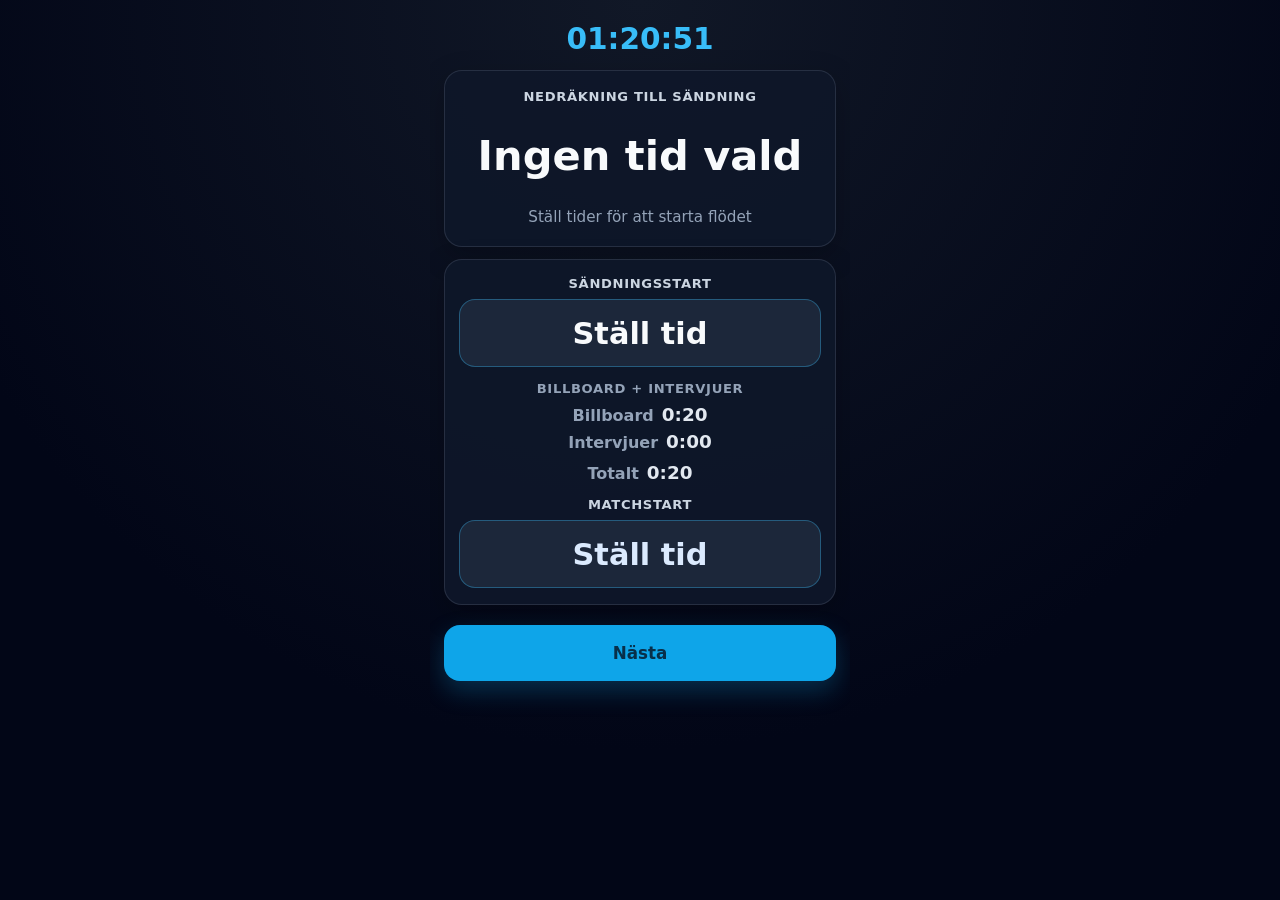
<file: index.html>
<!DOCTYPE html>
<html lang="sv">
<head>
  <meta charset="UTF-8" />
  <meta name="viewport" content="width=device-width, initial-scale=1" />
  <title>Pausklocka – Sändningsstart</title>
  <link rel="stylesheet" href="style.css" />
</head>
<body>
  <main class="app-shell">
    <header class="app-header compact-header">
      <div id="liveClock" class="live-clock">--:--:--</div>
    </header>

    <section class="card countdown-card">
      <div id="countdownLabel" class="card-label">Nedräkning till sändning</div>
      <div id="onAirCountdown" class="countdown-value">Ingen tid vald</div>
      <div id="countdownMeta" class="countdown-meta">Ställ tider för att starta flödet</div>
    </section>

    <section id="supportCard" class="card times-card">
      <div class="time-block">
        <div class="card-label">Sändningsstart</div>
        <button id="openOnAirPicker" class="time-pill" type="button">Ställ tid</button>
      </div>

      <div class="info-block">
        <div class="card-label muted-label">Billboard + intervjuer</div>
        <div class="split-info">
          <div class="split-row">
            <span class="split-label">Billboard</span>
            <span id="billboardDisplay" class="split-value">0:20</span>
          </div>
          <div class="split-row">
            <span class="split-label">Intervjuer</span>
            <span id="interviewDisplay" class="split-value">0:00</span>
          </div>
          <div class="split-row split-row-total">
            <span class="split-label">Totalt</span>
            <span id="occupiedDisplay" class="split-value">0:20</span>
          </div>
        </div>
      </div>

      <div class="time-block">
        <div class="card-label">Matchstart</div>
        <button id="openMatchPicker" class="time-pill secondary-pill" type="button">Ställ tid</button>
      </div>
    </section>

    <button id="nextBtn" class="next-btn" type="button">Nästa</button>
  </main>

  <div id="timePickerOverlay" class="timepicker-overlay hidden" aria-hidden="true">
    <div class="timepicker-box">
      <div id="timePickerTitle" class="timepicker-title">Välj tid</div>

      <div class="timepicker-scrolls">
        <select id="pickerHours" aria-label="Timmar"></select>
        <span>:</span>
        <select id="pickerMinutes" aria-label="Minuter"></select>
        <span>:</span>
        <select id="pickerSeconds" aria-label="Sekunder"></select>
      </div>

      <div class="timepicker-actions">
        <button id="pickerCancel" class="secondary-btn" type="button">Avbryt</button>
        <button id="pickerSet" type="button">OK</button>
      </div>
    </div>
  </div>

  <script src="app.js" defer></script>
</body>
</html>
</file>
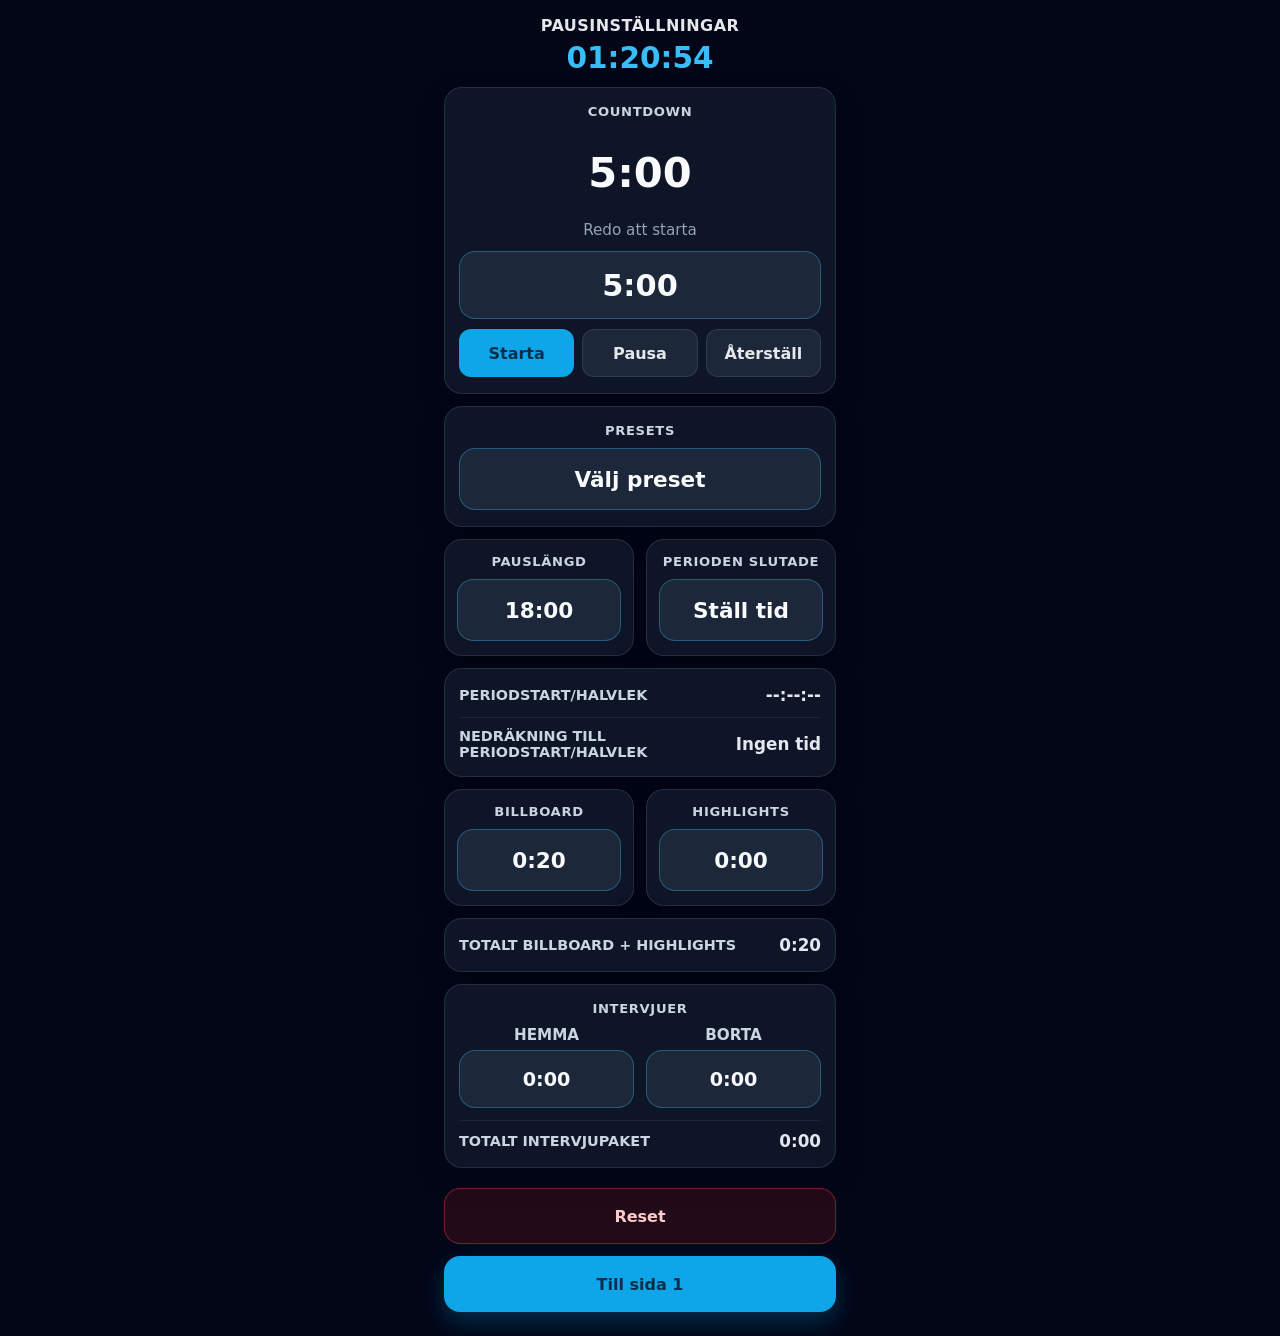
<file: pausinstallningar/index.html>
<!DOCTYPE html>
<html lang="sv">
<head>
  <meta charset="UTF-8" />
  <meta name="viewport" content="width=device-width, initial-scale=1" />
  <title>Pausklocka – Pausinställningar</title>
  <link rel="stylesheet" href="style.css" />
</head>
<body>
  <main class="app-shell">
    <header class="app-header">
      <h1 class="app-title">Pausinställningar</h1>
      <div id="liveClock" class="live-clock">--:--:--</div>
    </header>

    <section class="card countdown-card">
      <div id="countdownLabel" class="card-label">Countdown</div>
      <div id="countdownDisplay" class="countdown-value">5:00</div>
      <div id="countdownMeta" class="countdown-meta">Redo att starta</div>

      <button id="openCountdownPicker" class="time-pill" type="button">Ställ countdown</button>

      <div class="action-row">
        <button id="startCountdownBtn" class="action-btn primary-btn" type="button">Starta</button>
        <button id="pauseCountdownBtn" class="action-btn secondary-btn-solid" type="button">Pausa</button>
        <button id="resetCountdownBtn" class="action-btn secondary-btn-solid" type="button">Återställ</button>
      </div>
    </section>

    <section class="card">
      <div class="card-label">Presets</div>
      <button id="openPresetPicker" class="time-pill medium-pill" type="button">Välj preset</button>
    </section>

    <section class="pair-grid">
      <div class="card pair-card">
        <div class="card-label">Pauslängd</div>
        <button id="openPausePicker" class="time-pill medium-pill" type="button">18:00</button>
      </div>

      <div class="card pair-card">
        <div class="card-label">Perioden slutade</div>
        <button id="openPeriodEndPicker" class="time-pill medium-pill" type="button">Ställ tid</button>
      </div>
    </section>

    <section class="card">
      <div class="info-total first-info-total">
        <span class="info-total-label">Periodstart/halvlek</span>
        <span id="periodStartValue" class="info-total-value">--:--:--</span>
      </div>

      <div class="info-total">
        <span class="info-total-label">Nedräkning till periodstart/halvlek</span>
        <span id="periodStartCountdown" class="info-total-value">Ingen tid</span>
      </div>
    </section>

    <section class="pair-grid">
      <div class="card pair-card">
        <div class="card-label">Billboard</div>
        <button id="openBillboardPicker" class="time-pill medium-pill" type="button">0:20</button>
      </div>

      <div class="card pair-card">
        <div class="card-label">Highlights</div>
        <button id="openHighlightsPicker" class="time-pill medium-pill" type="button">0:00</button>
      </div>
    </section>

    <section class="card">
      <div class="info-total first-info-total">
        <span class="info-total-label">Totalt billboard + highlights</span>
        <span id="billboardHighlightsTotal" class="info-total-value">0:20</span>
      </div>
    </section>

    <section class="card interviews-card">
      <div class="card-label">Intervjuer</div>

      <div class="dual-buttons">
        <div class="dual-block">
          <div class="mini-label">Hemma</div>
          <button id="openInterviewHomePicker" class="time-pill small-pill" type="button">0:00</button>
        </div>

        <div class="dual-block">
          <div class="mini-label">Borta</div>
          <button id="openInterviewAwayPicker" class="time-pill small-pill" type="button">0:00</button>
        </div>
      </div>

      <div class="info-total">
        <span class="info-total-label">Totalt intervjupaket</span>
        <span id="interviewTotal" class="info-total-value">0:00</span>
      </div>
    </section>

    <button id="fullResetBtn" class="full-reset-btn" type="button">Reset</button>
    <button id="goToStartBtn" class="back-bottom-btn" type="button">Till sida 1</button>
  </main>

  <div id="timePickerOverlay" class="timepicker-overlay hidden" aria-hidden="true">
    <div class="timepicker-box">
      <div id="timePickerTitle" class="timepicker-title">Välj tid</div>

      <div id="durationPicker" class="picker-grid">
        <div class="picker-column">
          <div class="picker-label">Min</div>
          <button class="picker-adjust-btn" type="button" data-adjust-target="durationMinutes" data-adjust="1">+</button>
          <div id="durationMinutesDisplay" class="picker-value">05</div>
          <button class="picker-adjust-btn" type="button" data-adjust-target="durationMinutes" data-adjust="-1">−</button>
        </div>

        <div class="picker-separator">:</div>

        <div class="picker-column">
          <div class="picker-label">Sek</div>
          <button class="picker-adjust-btn" type="button" data-adjust-target="durationSeconds" data-adjust="1">+</button>
          <div id="durationSecondsDisplay" class="picker-value">00</div>
          <button class="picker-adjust-btn" type="button" data-adjust-target="durationSeconds" data-adjust="-1">−</button>
        </div>
      </div>

      <div id="clockPicker" class="picker-grid hidden">
        <div class="picker-column">
          <div class="picker-label">Tim</div>
          <button class="picker-adjust-btn" type="button" data-adjust-target="clockHours" data-adjust="1">+</button>
          <div id="clockHoursDisplay" class="picker-value">20</div>
          <button class="picker-adjust-btn" type="button" data-adjust-target="clockHours" data-adjust="-1">−</button>
        </div>

        <div class="picker-separator">:</div>

        <div class="picker-column">
          <div class="picker-label">Min</div>
          <button class="picker-adjust-btn" type="button" data-adjust-target="clockMinutes" data-adjust="1">+</button>
          <div id="clockMinutesDisplay" class="picker-value">35</div>
          <button class="picker-adjust-btn" type="button" data-adjust-target="clockMinutes" data-adjust="-1">−</button>
        </div>

        <div class="picker-separator">:</div>

        <div class="picker-column">
          <div class="picker-label">Sek</div>
          <button class="picker-adjust-btn" type="button" data-adjust-target="clockSeconds" data-adjust="1">+</button>
          <div id="clockSecondsDisplay" class="picker-value">00</div>
          <button class="picker-adjust-btn" type="button" data-adjust-target="clockSeconds" data-adjust="-1">−</button>
        </div>
      </div>

      <div class="timepicker-actions">
        <button id="pickerCancel" class="secondary-btn" type="button">Avbryt</button>
        <button id="pickerSet" type="button">OK</button>
      </div>
    </div>
  </div>

  <div id="resetConfirmOverlay" class="timepicker-overlay hidden" aria-hidden="true">
    <div class="timepicker-box confirm-box">
      <div class="timepicker-title">Nollställa allt innehåll?</div>
      <p class="confirm-text">Alla sparade värden på sida 1 och sida 2 tas bort.</p>

      <div class="timepicker-actions confirm-actions">
        <button id="resetConfirmNo" class="secondary-btn" type="button">Nej</button>
        <button id="resetConfirmYes" class="danger-btn" type="button">Ja</button>
      </div>
    </div>
  </div>

  <div id="presetPickerOverlay" class="timepicker-overlay hidden" aria-hidden="true">
    <div class="timepicker-box">
      <div class="timepicker-title">Välj preset</div>

      <div class="preset-list">
        <button class="preset-option" type="button" data-preset="bandy">Bandy</button>
        <button class="preset-option" type="button" data-preset="innebandy">Innebandy</button>
        <button class="preset-option" type="button" data-preset="ishockey">Ishockey</button>
        <button class="preset-option" type="button" data-preset="fotboll">Fotboll</button>
        <button class="preset-option" type="button" data-preset="custom">Custom</button>
      </div>

      <div class="timepicker-actions">
        <button id="presetCancel" class="secondary-btn" type="button">Stäng</button>
      </div>
    </div>
  </div>

  <script src="app.js" defer></script>
</body>
</html>
</file>
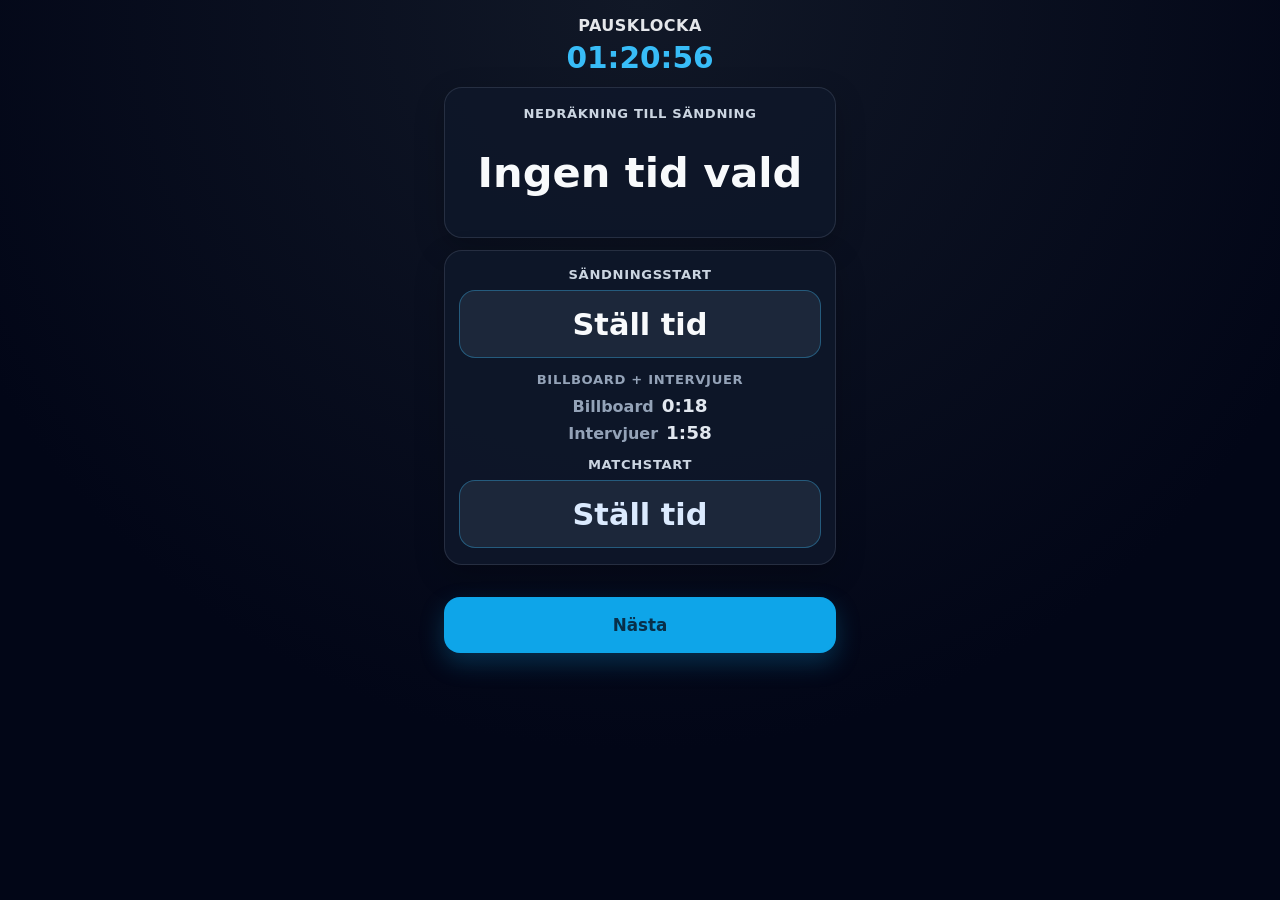
<file: start.html>
<!DOCTYPE html>
<html lang="sv">
<head>
  <meta charset="UTF-8" />
  <meta name="viewport" content="width=device-width, initial-scale=1" />
  <title>Pausklocka – Sändningsstart</title>
  <link rel="stylesheet" href="start.css" />
</head>
<body>
  <main class="app-shell">
    <header class="app-header">
      <h1 class="app-title">Pausklocka</h1>
      <div id="liveClock" class="live-clock">--:--:--</div>
    </header>

    <section class="card countdown-card">
      <div id="countdownLabel" class="card-label">Nedräkning till sändning</div>
      <div id="onAirCountdown" class="countdown-value">Ingen tid vald</div>
    </section>

    <section class="card times-card">
      <div class="time-block">
        <div class="card-label">Sändningsstart</div>
        <button id="openOnAirPicker" class="time-pill" type="button">Ställ tid</button>
      </div>

      <div class="info-block">
        <div class="card-label muted-label">Billboard + intervjuer</div>
        <div class="split-info">
          <div class="split-row">
            <span class="split-label">Billboard</span>
            <span class="split-value">0:18</span>
          </div>
          <div class="split-row">
            <span class="split-label">Intervjuer</span>
            <span class="split-value">1:58</span>
          </div>
        </div>
      </div>

      <div class="time-block">
        <div class="card-label">Matchstart</div>
        <button id="openMatchPicker" class="time-pill secondary-pill" type="button">Ställ tid</button>
      </div>
    </section>

    <button id="nextBtn" class="next-btn" type="button">Nästa</button>
  </main>

  <div id="timePickerOverlay" class="timepicker-overlay hidden" aria-hidden="true">
    <div class="timepicker-box">
      <div id="timePickerTitle" class="timepicker-title">Välj tid</div>

      <div class="timepicker-scrolls">
        <select id="pickerHours" aria-label="Timmar"></select>
        <span>:</span>
        <select id="pickerMinutes" aria-label="Minuter"></select>
        <span>:</span>
        <select id="pickerSeconds" aria-label="Sekunder"></select>
      </div>

      <div class="timepicker-actions">
        <button id="pickerCancel" class="secondary-btn" type="button">Avbryt</button>
        <button id="pickerSet" type="button">OK</button>
      </div>
    </div>
  </div>

  <script src="start.js" defer></script>
</body>
</html>
</file>
<file: style.css>
* {
  box-sizing: border-box;
}

html,
body {
  height: 100%;
  overflow: hidden;
}

body {
  margin: 0;
  font-family: system-ui, sans-serif;
  color: #e5e7eb;
  background: radial-gradient(circle at top, #111827, #020617 68%);
  overflow: hidden;
}

button,
select {
  font: inherit;
}

.app-shell {
  min-height: 100vh;
  max-width: 420px;
  margin: 0 auto;
  padding: 14px 14px 24px;
  display: flex;
  flex-direction: column;
  gap: 12px;
  overflow: hidden;
}

.app-header {
  text-align: center;
  padding-top: 2px;
}

.compact-header {
  padding-top: 8px;
  padding-bottom: 2px;
}

.app-title {
  margin: 0 0 6px;
  font-size: 1rem;
  font-weight: 700;
  letter-spacing: 0.03em;
  text-transform: uppercase;
}

.live-clock {
  font-size: 1.85rem;
  font-weight: 700;
  color: #38bdf8;
  font-variant-numeric: tabular-nums;
}

.card {
  background: rgba(15, 23, 42, 0.92);
  border: 1px solid rgba(148, 163, 184, 0.18);
  border-radius: 18px;
  box-shadow: 0 10px 30px rgba(0, 0, 0, 0.22);
  transition: opacity 0.2s ease, transform 0.2s ease, filter 0.2s ease;
}

.countdown-card {
  padding: 18px 16px 20px;
  text-align: center;
}

.times-card {
  padding: 16px 14px;
  display: grid;
  gap: 14px;
}

.card-label {
  font-size: 0.82rem;
  font-weight: 700;
  letter-spacing: 0.05em;
  text-transform: uppercase;
  color: #cbd5e1;
  margin-bottom: 8px;
}

.muted-label {
  color: #94a3b8;
}

.countdown-value {
  min-height: 88px;
  display: flex;
  align-items: center;
  justify-content: center;
  font-size: clamp(2rem, 8vw, 2.6rem);
  line-height: 1.1;
  font-weight: 800;
  text-align: center;
  font-variant-numeric: tabular-nums;
  color: #f8fafc;
}

.countdown-value.warning {
  color: #ef4444;
}

.countdown-meta {
  margin-top: 8px;
  color: #94a3b8;
  font-size: 0.95rem;
}

.time-block,
.info-block {
  text-align: center;
}

.time-pill {
  width: 100%;
  min-height: 68px;
  border: 1px solid rgba(56, 189, 248, 0.35);
  border-radius: 16px;
  background: rgba(30, 41, 59, 0.95);
  color: #f8fafc;
  font-size: 1.9rem;
  font-weight: 800;
  font-variant-numeric: tabular-nums;
  cursor: pointer;
}

.time-pill:active {
  transform: scale(0.99);
}

.secondary-pill {
  color: #dbeafe;
}

.split-info {
  display: grid;
  gap: 6px;
  margin-top: 2px;
}

.split-row {
  display: flex;
  justify-content: center;
  gap: 8px;
  align-items: baseline;
}

.split-row-total {
  margin-top: 4px;
}

.split-label {
  font-size: 1rem;
  font-weight: 700;
  color: #94a3b8;
}

.split-value {
  font-size: 1.15rem;
  font-weight: 800;
  color: #e2e8f0;
  font-variant-numeric: tabular-nums;
}

.next-btn {
  margin-top: 8px;
  min-height: 56px;
  border: none;
  border-radius: 16px;
  background: #0ea5e9;
  color: #082f49;
  font-size: 1.05rem;
  font-weight: 800;
  cursor: pointer;
  box-shadow: 0 10px 25px rgba(14, 165, 233, 0.25);
  transition: opacity 0.2s ease, transform 0.2s ease, filter 0.2s ease;
}

.next-btn:active {
  transform: scale(0.99);
}

body.focus-mode #supportCard {
  opacity: 0.22;
  filter: saturate(0.7);
}

body.focus-mode #nextBtn {
  opacity: 1;
  filter: none;
}

body.focus-mode .countdown-card {
  transform: scale(1.01);
}

.timepicker-overlay {
  position: fixed;
  inset: 0;
  background: rgba(2, 6, 23, 0.82);
  display: flex;
  align-items: center;
  justify-content: center;
  padding: 16px;
}

.timepicker-overlay.hidden {
  display: none;
}

.timepicker-box {
  width: min(320px, 100%);
  background: #020617;
  border: 1px solid rgba(148, 163, 184, 0.2);
  border-radius: 18px;
  padding: 18px 16px;
}

.timepicker-title {
  text-align: center;
  font-size: 1rem;
  font-weight: 700;
  margin-bottom: 12px;
}

.timepicker-scrolls {
  display: flex;
  align-items: center;
  justify-content: center;
  gap: 8px;
  margin-bottom: 16px;
}

.timepicker-scrolls span {
  font-size: 1.4rem;
  font-weight: 700;
}

select {
  width: 78px;
  min-height: 52px;
  border-radius: 12px;
  border: 1px solid #475569;
  background: #0f172a;
  color: #e5e7eb;
  text-align: center;
  font-size: 1.25rem;
}

.timepicker-actions {
  display: flex;
  gap: 10px;
}

.timepicker-actions button {
  flex: 1;
  min-height: 46px;
  border-radius: 12px;
  border: none;
  font-weight: 700;
  cursor: pointer;
}

.secondary-btn {
  background: transparent;
  border: 1px solid #475569 !important;
  color: #e5e7eb;
}

.timepicker-actions button:last-child {
  background: #0ea5e9;
  color: #082f49;
}

@media (max-height: 740px) {
  .app-shell {
    gap: 10px;
    padding-top: 10px;
    padding-bottom: 18px;
  }

  .countdown-card {
    padding: 14px 14px 16px;
  }

  .countdown-value {
    min-height: 72px;
    font-size: clamp(1.75rem, 7vw, 2.2rem);
  }

  .time-pill {
    min-height: 60px;
    font-size: 1.65rem;
  }

  .next-btn {
    min-height: 52px;
  }

  .split-label,
  .split-value {
    font-size: 1rem;
  }
}
</file>
<file: pausinstallningar/style.css>
* {
  box-sizing: border-box;
}

html,
body {
  height: 100%;
}

body {
  margin: 0;
  font-family: system-ui, sans-serif;
  color: #e5e7eb;
  background: linear-gradient(#020617, #020617);
}

button {
  font: inherit;
}

.app-shell {
  min-height: 100vh;
  max-width: 420px;
  margin: 0 auto;
  padding: 14px 14px 24px;
  display: flex;
  flex-direction: column;
  gap: 12px;
}

.app-header {
  text-align: center;
  padding-top: 2px;
}

.app-title {
  margin: 0 0 6px;
  font-size: 1rem;
  font-weight: 700;
  letter-spacing: 0.03em;
  text-transform: uppercase;
}

.live-clock {
  font-size: 1.85rem;
  font-weight: 700;
  color: #38bdf8;
  font-variant-numeric: tabular-nums;
}

.card {
  background: rgba(15, 23, 42, 0.92);
  border: 1px solid rgba(148, 163, 184, 0.18);
  border-radius: 18px;
  box-shadow: 0 10px 30px rgba(0, 0, 0, 0.22);
  padding: 16px 14px;
}

.card-label {
  font-size: 0.82rem;
  font-weight: 700;
  letter-spacing: 0.05em;
  text-transform: uppercase;
  color: #cbd5e1;
  margin-bottom: 10px;
  text-align: center;
}

.countdown-card {
  text-align: center;
}

.countdown-value {
  min-height: 88px;
  display: flex;
  align-items: center;
  justify-content: center;
  font-size: clamp(2rem, 8vw, 2.6rem);
  line-height: 1.1;
  font-weight: 800;
  text-align: center;
  font-variant-numeric: tabular-nums;
  color: #f8fafc;
}

.countdown-value.warning {
  color: #ef4444;
}

.countdown-meta {
  margin-top: 4px;
  margin-bottom: 12px;
  color: #94a3b8;
  font-size: 0.95rem;
  text-align: center;
}

.time-pill {
  width: 100%;
  min-height: 68px;
  border: 1px solid rgba(56, 189, 248, 0.35);
  border-radius: 16px;
  background: rgba(30, 41, 59, 0.95);
  color: #f8fafc;
  font-size: 1.9rem;
  font-weight: 800;
  font-variant-numeric: tabular-nums;
  cursor: pointer;
}

.time-pill:active {
  transform: scale(0.99);
}

.medium-pill {
  font-size: 1.35rem;
  min-height: 62px;
}

.small-pill {
  font-size: 1.2rem;
  min-height: 58px;
}

.action-row {
  display: grid;
  grid-template-columns: 1fr 1fr 1fr;
  gap: 8px;
  margin-top: 10px;
}

.action-btn {
  min-height: 48px;
  border-radius: 12px;
  border: none;
  font-weight: 700;
  cursor: pointer;
}

.primary-btn {
  background: #0ea5e9;
  color: #082f49;
}

.secondary-btn-solid {
  background: rgba(30, 41, 59, 0.95);
  color: #e5e7eb;
  border: 1px solid rgba(148, 163, 184, 0.18);
}

.pair-grid {
  display: grid;
  grid-template-columns: 1fr 1fr;
  gap: 12px;
}

.pair-card {
  padding: 14px 12px;
}

.info-total {
  display: flex;
  justify-content: space-between;
  align-items: center;
  gap: 10px;
  margin-top: 12px;
  padding-top: 10px;
  border-top: 1px solid rgba(148, 163, 184, 0.12);
}

.first-info-total {
  margin-top: 0;
  padding-top: 0;
  border-top: none;
}

.info-total-label {
  font-size: 0.9rem;
  font-weight: 700;
  color: #cbd5e1;
  text-transform: uppercase;
}

.info-total-value {
  font-size: 1.05rem;
  font-weight: 800;
  color: #e2e8f0;
  font-variant-numeric: tabular-nums;
  white-space: nowrap;
}

.interviews-card {
  text-align: center;
}

.dual-buttons {
  display: grid;
  grid-template-columns: 1fr 1fr;
  gap: 12px;
}

.dual-block {
  display: grid;
  gap: 6px;
}

.mini-label {
  font-size: 0.95rem;
  font-weight: 700;
  color: #cbd5e1;
  text-transform: uppercase;
}

.full-reset-btn {
  margin-top: 8px;
  min-height: 56px;
  border: 1px solid rgba(239, 68, 68, 0.4);
  border-radius: 16px;
  background: rgba(127, 29, 29, 0.25);
  color: #fecaca;
  font-size: 1rem;
  font-weight: 800;
  cursor: pointer;
}

.back-bottom-btn {
  min-height: 56px;
  border: none;
  border-radius: 16px;
  background: #0ea5e9;
  color: #082f49;
  font-size: 1rem;
  font-weight: 800;
  cursor: pointer;
  box-shadow: 0 10px 25px rgba(14, 165, 233, 0.25);
}

.full-reset-btn:active,
.back-bottom-btn:active {
  transform: scale(0.99);
}

.timepicker-overlay {
  position: fixed;
  inset: 0;
  background: rgba(2, 6, 23, 0.82);
  display: flex;
  align-items: center;
  justify-content: center;
  padding: 16px;
}

.timepicker-overlay.hidden {
  display: none;
}

.hidden {
  display: none !important;
}

.timepicker-box {
  width: min(360px, 100%);
  background: #020617;
  border: 1px solid rgba(148, 163, 184, 0.2);
  border-radius: 18px;
  padding: 18px 16px;
}

.timepicker-title {
  text-align: center;
  font-size: 1rem;
  font-weight: 700;
  margin-bottom: 14px;
}

.picker-grid {
  display: flex;
  align-items: center;
  justify-content: center;
  gap: 10px;
  margin-bottom: 16px;
}

.picker-column {
  display: grid;
  gap: 8px;
  justify-items: center;
}

.picker-label {
  font-size: 0.85rem;
  font-weight: 700;
  color: #cbd5e1;
  text-transform: uppercase;
}

.picker-adjust-btn {
  width: 76px;
  min-height: 42px;
  border-radius: 12px;
  border: 1px solid rgba(56, 189, 248, 0.25);
  background: rgba(30, 41, 59, 0.95);
  color: #f8fafc;
  font-size: 1.5rem;
  font-weight: 800;
  cursor: pointer;
}

.picker-value {
  width: 76px;
  min-height: 58px;
  display: flex;
  align-items: center;
  justify-content: center;
  border-radius: 14px;
  border: 1px solid rgba(148, 163, 184, 0.18);
  background: rgba(15, 23, 42, 0.92);
  color: #f8fafc;
  font-size: 1.8rem;
  font-weight: 800;
  font-variant-numeric: tabular-nums;
}

.picker-separator {
  font-size: 1.8rem;
  font-weight: 800;
  color: #cbd5e1;
  align-self: center;
  padding-top: 22px;
}

.timepicker-actions {
  display: flex;
  gap: 10px;
}

.timepicker-actions button {
  flex: 1;
  min-height: 46px;
  border-radius: 12px;
  border: none;
  font-weight: 700;
  cursor: pointer;
}

.secondary-btn {
  background: transparent;
  border: 1px solid #475569 !important;
  color: #e5e7eb;
}

.timepicker-actions button:last-child {
  background: #0ea5e9;
  color: #082f49;
}

.preset-list {
  display: grid;
  gap: 8px;
  margin-bottom: 14px;
}

.preset-option {
  min-height: 52px;
  border-radius: 12px;
  border: 1px solid rgba(56, 189, 248, 0.25);
  background: rgba(30, 41, 59, 0.95);
  color: #f8fafc;
  font-weight: 700;
  cursor: pointer;
}

.preset-option:active {
  transform: scale(0.99);
}

@media (max-width: 380px) {
  .pair-grid {
    grid-template-columns: 1fr;
  }
}

@media (max-height: 740px) {
  .app-shell {
    gap: 10px;
    padding-top: 10px;
  }

  .countdown-value {
    min-height: 72px;
    font-size: clamp(1.75rem, 7vw, 2.2rem);
  }

  .time-pill {
    min-height: 60px;
    font-size: 1.55rem;
  }

  .medium-pill {
    font-size: 1.15rem;
  }

  .small-pill {
    font-size: 1.05rem;
  }

  .action-btn,
  .full-reset-btn,
  .back-bottom-btn {
    min-height: 50px;
  }

  .picker-adjust-btn {
    width: 70px;
    min-height: 40px;
  }

  .picker-value {
    width: 70px;
    min-height: 54px;
    font-size: 1.65rem;
  }

  .info-total-label,
  .info-total-value {
    font-size: 0.9rem;
  }
}

.confirm-box {
  width: min(340px, 100%);
}

.confirm-text {
  margin: 0 0 16px;
  color: #cbd5e1;
  font-size: 0.98rem;
  line-height: 1.45;
  text-align: center;
}

.confirm-actions {
  margin-top: 4px;
}

.danger-btn {
  background: #ef4444 !important;
  color: #fff1f2 !important;
}
</file>
<file: start.css>
* {
  box-sizing: border-box;
}

html,
body {
  height: 100%;
}

body {
  margin: 0;
  font-family: system-ui, sans-serif;
  color: #e5e7eb;
  background: radial-gradient(circle at top, #111827, #020617 68%);
}

button,
select {
  font: inherit;
}

.app-shell {
  min-height: 100vh;
  max-width: 420px;
  margin: 0 auto;
  padding: 14px 14px 118px;
  display: flex;
  flex-direction: column;
  gap: 12px;
}

.app-header {
  text-align: center;
  padding-top: 2px;
}

.app-title {
  margin: 0 0 6px;
  font-size: 1rem;
  font-weight: 700;
  letter-spacing: 0.03em;
  text-transform: uppercase;
}

.live-clock {
  font-size: 1.85rem;
  font-weight: 700;
  color: #38bdf8;
  font-variant-numeric: tabular-nums;
}

.card {
  background: rgba(15, 23, 42, 0.92);
  border: 1px solid rgba(148, 163, 184, 0.18);
  border-radius: 18px;
  box-shadow: 0 10px 30px rgba(0, 0, 0, 0.22);
}

.countdown-card {
  padding: 18px 16px 20px;
  text-align: center;
}

.times-card {
  padding: 16px 14px;
  display: grid;
  gap: 14px;
}

.card-label {
  font-size: 0.82rem;
  font-weight: 700;
  letter-spacing: 0.05em;
  text-transform: uppercase;
  color: #cbd5e1;
  margin-bottom: 8px;
}

.muted-label {
  color: #94a3b8;
}

.countdown-value {
  min-height: 88px;
  display: flex;
  align-items: center;
  justify-content: center;
  font-size: clamp(2rem, 8vw, 2.6rem);
  line-height: 1.1;
  font-weight: 800;
  text-align: center;
  font-variant-numeric: tabular-nums;
  color: #f8fafc;
}

.countdown-value.warning {
  color: #ef4444;
}

.time-block,
.info-block {
  text-align: center;
}

.time-pill {
  width: 100%;
  min-height: 68px;
  border: 1px solid rgba(56, 189, 248, 0.35);
  border-radius: 16px;
  background: rgba(30, 41, 59, 0.95);
  color: #f8fafc;
  font-size: 1.9rem;
  font-weight: 800;
  font-variant-numeric: tabular-nums;
  cursor: pointer;
}

.time-pill:active {
  transform: scale(0.99);
}

.secondary-pill {
  color: #dbeafe;
}

.split-info {
  display: grid;
  gap: 6px;
  margin-top: 2px;
}

.split-row {
  display: flex;
  justify-content: center;
  gap: 8px;
  align-items: baseline;
}

.split-label {
  font-size: 1rem;
  font-weight: 700;
  color: #94a3b8;
}

.split-value {
  font-size: 1.15rem;
  font-weight: 800;
  color: #e2e8f0;
  font-variant-numeric: tabular-nums;
}

.next-btn {
  margin-top: 20px;
  min-height: 56px;
  border: none;
  border-radius: 16px;
  background: #0ea5e9;
  color: #082f49;
  font-size: 1.05rem;
  font-weight: 800;
  cursor: pointer;
  box-shadow: 0 10px 25px rgba(14, 165, 233, 0.25);
}

.next-btn:active {
  transform: scale(0.99);
}

.timepicker-overlay {
  position: fixed;
  inset: 0;
  background: rgba(2, 6, 23, 0.82);
  display: flex;
  align-items: center;
  justify-content: center;
  padding: 16px;
}

.timepicker-overlay.hidden {
  display: none;
}

.timepicker-box {
  width: min(320px, 100%);
  background: #020617;
  border: 1px solid rgba(148, 163, 184, 0.2);
  border-radius: 18px;
  padding: 18px 16px;
}

.timepicker-title {
  text-align: center;
  font-size: 1rem;
  font-weight: 700;
  margin-bottom: 12px;
}

.timepicker-scrolls {
  display: flex;
  align-items: center;
  justify-content: center;
  gap: 8px;
  margin-bottom: 16px;
}

.timepicker-scrolls span {
  font-size: 1.4rem;
  font-weight: 700;
}

select {
  width: 78px;
  min-height: 52px;
  border-radius: 12px;
  border: 1px solid #475569;
  background: #0f172a;
  color: #e5e7eb;
  text-align: center;
  font-size: 1.25rem;
}

.timepicker-actions {
  display: flex;
  gap: 10px;
}

.timepicker-actions button {
  flex: 1;
  min-height: 46px;
  border-radius: 12px;
  border: none;
  font-weight: 700;
  cursor: pointer;
}

.secondary-btn {
  background: transparent;
  border: 1px solid #475569 !important;
  color: #e5e7eb;
}

.timepicker-actions button:last-child {
  background: #0ea5e9;
  color: #082f49;
}

@media (max-height: 740px) {
  .app-shell {
    gap: 10px;
    padding-top: 10px;
    padding-bottom: 118px;
  }

  .countdown-card {
    padding: 14px 14px 16px;
  }

  .countdown-value {
    min-height: 72px;
    font-size: clamp(1.75rem, 7vw, 2.2rem);
  }

  .time-pill {
    min-height: 60px;
    font-size: 1.65rem;
  }

  .next-btn {
    min-height: 52px;
  }

  .split-label,
  .split-value {
    font-size: 1rem;
  }
}
</file>
